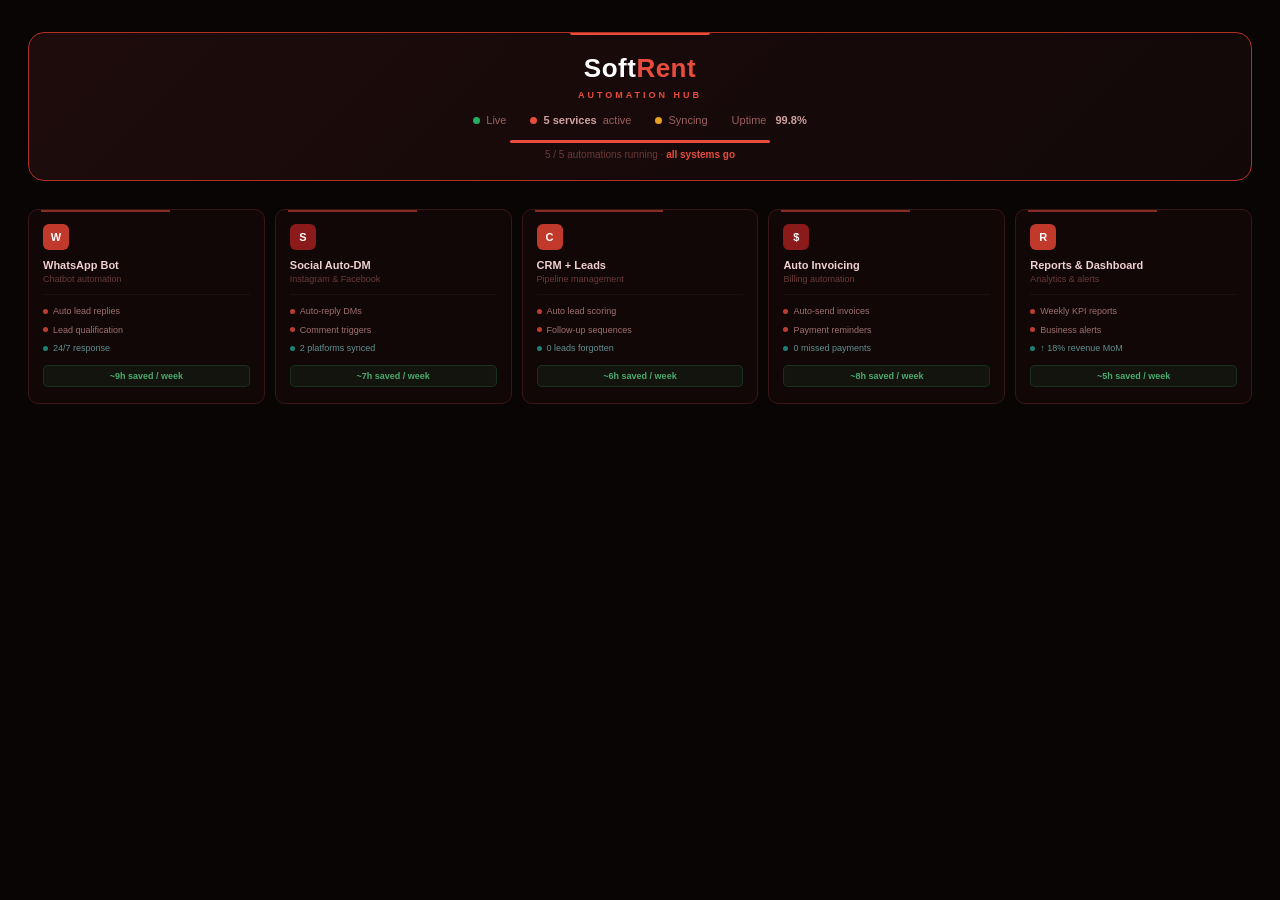
<file: assets/img/softrent_hero_v3_card_grid.html>
<!DOCTYPE html>
<html>
<head>
<style>
  * { box-sizing: border-box; margin: 0; padding: 0; }
  body { background: #0a0505; font-family: Arial, sans-serif; padding: 32px 28px; }

  .hub {
    background: linear-gradient(135deg, #1e0c0c, #120808);
    border: 1px solid #b03020;
    border-radius: 16px;
    padding: 20px 28px;
    text-align: center;
    margin-bottom: 28px;
    position: relative;
  }
  .hub::before {
    content: '';
    position: absolute;
    top: 0; left: 50%;
    transform: translateX(-50%);
    width: 140px; height: 2px;
    background: #e74c3c;
    border-radius: 0 0 4px 4px;
  }
  .hub-name { font-size: 26px; font-weight: 700; color: #fff; letter-spacing: 0.5px; }
  .hub-name span { color: #e74c3c; }
  .hub-sub { font-size: 9px; font-weight: 600; color: #e74c3c; letter-spacing: 3px; margin: 6px 0 14px; }
  .hub-stats { display: flex; justify-content: center; gap: 24px; }
  .hub-stat { display: flex; align-items: center; gap: 6px; font-size: 11px; }
  .dot { width: 7px; height: 7px; border-radius: 50%; flex-shrink: 0; }
  .dot-green { background: #27ae60; }
  .dot-red { background: #e74c3c; }
  .dot-amber { background: #e8a020; }
  .stat-label { color: #9a6060; }
  .stat-val { color: #d0a0a0; font-weight: 600; }
  .hub-bar-wrap { margin: 14px auto 0; max-width: 260px; }
  .hub-bar-track { height: 3px; background: #2a1010; border-radius: 2px; }
  .hub-bar-fill { height: 3px; background: #e74c3c; border-radius: 2px; width: 100%; }
  .hub-uptime { font-size: 10px; color: #6a3a3a; margin-top: 6px; }
  .hub-uptime span { color: #e74c3c; font-weight: 600; }

  .grid {
    display: grid;
    grid-template-columns: repeat(5, 1fr);
    gap: 10px;
  }

  .card {
    background: #110707;
    border: 1px solid #3a1515;
    border-radius: 10px;
    padding: 14px 14px 16px;
    position: relative;
    overflow: hidden;
  }
  .card::before {
    content: '';
    position: absolute;
    top: 0; left: 12px; right: 40%;
    height: 1.5px;
    background: #e74c3c;
    opacity: 0.55;
  }
  .card-icon {
    width: 26px; height: 26px;
    border-radius: 6px;
    background: #c0392b;
    display: flex; align-items: center; justify-content: center;
    font-size: 11px; font-weight: 700; color: #fff;
    margin-bottom: 8px;
  }
  .card-icon.dark { background: #8b1a1a; }
  .card-title { font-size: 11px; font-weight: 700; color: #f0d0d0; margin-bottom: 2px; line-height: 1.3; }
  .card-sub { font-size: 9px; color: #6a3a3a; margin-bottom: 10px; }
  .divider { height: 1px; background: #1e0e0e; margin-bottom: 10px; }
  .feature { display: flex; align-items: flex-start; gap: 5px; margin-bottom: 6px; }
  .feat-dot { width: 5px; height: 5px; border-radius: 50%; margin-top: 3.5px; flex-shrink: 0; }
  .feat-dot.red { background: #e74c3c; opacity: 0.8; }
  .feat-dot.green { background: #27ae60; opacity: 0.85; }
  .feat-dot.teal { background: #20a89a; opacity: 0.75; }
  .feat-text { font-size: 9px; color: #a07070; line-height: 1.4; }
  .feat-text.green { color: #709070; }
  .feat-text.teal { color: #609090; }
  .saved {
    margin-top: 10px;
    background: rgba(39,174,96,0.08);
    border: 1px solid rgba(39,174,96,0.2);
    border-radius: 5px;
    padding: 5px 8px;
    font-size: 9px;
    font-weight: 600;
    color: #4aaa70;
    text-align: center;
  }
</style>
</head>
<body>

<!-- HUB -->
<div class="hub">
  <div class="hub-name">Soft<span>Rent</span></div>
  <div class="hub-sub">AUTOMATION HUB</div>
  <div class="hub-stats">
    <div class="hub-stat"><div class="dot dot-green"></div><span class="stat-label">Live</span></div>
    <div class="hub-stat"><div class="dot dot-red"></div><span class="stat-val">5 services</span><span class="stat-label"> active</span></div>
    <div class="hub-stat"><div class="dot dot-amber"></div><span class="stat-label">Syncing</span></div>
    <div class="hub-stat"><span class="stat-label">Uptime&nbsp;</span><span class="stat-val">99.8%</span></div>
  </div>
  <div class="hub-bar-wrap">
    <div class="hub-bar-track"><div class="hub-bar-fill"></div></div>
    <div class="hub-uptime">5 / 5 automations running · <span>all systems go</span></div>
  </div>
</div>

<!-- SERVICE CARDS -->
<div class="grid">

  <!-- S1 WhatsApp -->
  <div class="card">
    <div class="card-icon">W</div>
    <div class="card-title">WhatsApp Bot</div>
    <div class="card-sub">Chatbot automation</div>
    <div class="divider"></div>
    <div class="feature"><div class="feat-dot red"></div><div class="feat-text">Auto lead replies</div></div>
    <div class="feature"><div class="feat-dot red"></div><div class="feat-text">Lead qualification</div></div>
    <div class="feature"><div class="feat-dot teal"></div><div class="feat-text teal">24/7 response</div></div>
    <div class="saved">~9h saved / week</div>
  </div>

  <!-- S2 Social -->
  <div class="card">
    <div class="card-icon dark">S</div>
    <div class="card-title">Social Auto-DM</div>
    <div class="card-sub">Instagram & Facebook</div>
    <div class="divider"></div>
    <div class="feature"><div class="feat-dot red"></div><div class="feat-text">Auto-reply DMs</div></div>
    <div class="feature"><div class="feat-dot red"></div><div class="feat-text">Comment triggers</div></div>
    <div class="feature"><div class="feat-dot teal"></div><div class="feat-text teal">2 platforms synced</div></div>
    <div class="saved">~7h saved / week</div>
  </div>

  <!-- S3 CRM -->
  <div class="card">
    <div class="card-icon">C</div>
    <div class="card-title">CRM + Leads</div>
    <div class="card-sub">Pipeline management</div>
    <div class="divider"></div>
    <div class="feature"><div class="feat-dot red"></div><div class="feat-text">Auto lead scoring</div></div>
    <div class="feature"><div class="feat-dot red"></div><div class="feat-text">Follow-up sequences</div></div>
    <div class="feature"><div class="feat-dot teal"></div><div class="feat-text teal">0 leads forgotten</div></div>
    <div class="saved">~6h saved / week</div>
  </div>

  <!-- S4 Invoicing -->
  <div class="card">
    <div class="card-icon dark">$</div>
    <div class="card-title">Auto Invoicing</div>
    <div class="card-sub">Billing automation</div>
    <div class="divider"></div>
    <div class="feature"><div class="feat-dot red"></div><div class="feat-text">Auto-send invoices</div></div>
    <div class="feature"><div class="feat-dot red"></div><div class="feat-text">Payment reminders</div></div>
    <div class="feature"><div class="feat-dot teal"></div><div class="feat-text teal">0 missed payments</div></div>
    <div class="saved">~8h saved / week</div>
  </div>

  <!-- S5 Dashboard -->
  <div class="card">
    <div class="card-icon">R</div>
    <div class="card-title">Reports & Dashboard</div>
    <div class="card-sub">Analytics & alerts</div>
    <div class="divider"></div>
    <div class="feature"><div class="feat-dot red"></div><div class="feat-text">Weekly KPI reports</div></div>
    <div class="feature"><div class="feat-dot red"></div><div class="feat-text">Business alerts</div></div>
    <div class="feature"><div class="feat-dot teal"></div><div class="feat-text teal">↑ 18% revenue MoM</div></div>
    <div class="saved">~5h saved / week</div>
  </div>

</div>
</body>
</html>
</file>
